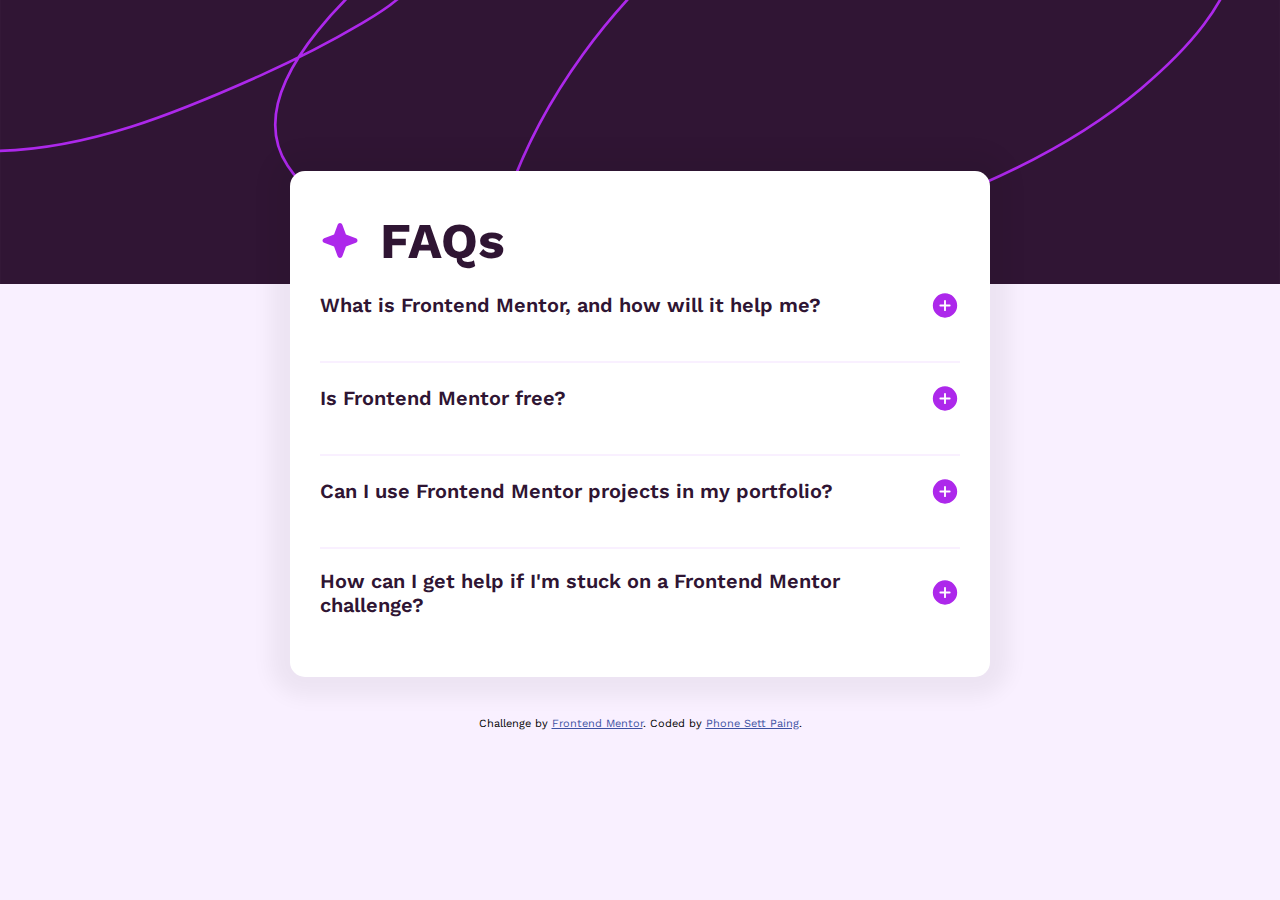
<file: faq-accordion-main/index.html>
<!DOCTYPE html>
<html lang="en">
<head>
  <meta charset="UTF-8">
  <meta name="viewport" content="width=device-width, initial-scale=1.0"> <!-- displays site properly based on user's device -->

  <link rel="icon" type="image/png" sizes="32x32" href="./assets/images/favicon-32x32.png">
  
  <title>Frontend Mentor | FAQ accordion</title>

  <!-- Feel free to remove these styles or customise in your own stylesheet 👍 -->
  <link rel="stylesheet" href="./style.css" />
</head>
<body>
  <div class="container">

    <div class="heading">
      <img src="./assets/images/icon-star.svg" alt="star icon" />
      <h1>FAQs</h1>
    </div>

    <div class="question">
      <h3>What is Frontend Mentor, and how will it help me?</h3>
      <img src="./assets/images/icon-plus.svg" alt="plus icon" class="plusShow" />
      <img src="./assets/images/icon-minus.svg" alt="minus icon" class="minusHide" />
    </div>
    <div class="answer">
      <p>
        Frontend Mentor offers realistic coding challenges to help developers improve their 
        frontend coding skills with projects in HTML, CSS, and JavaScript. It's suitable for 
        all levels and ideal for portfolio building.
      </p>
    </div>
    <hr/>

    <div class="question">
      <h3>Is Frontend Mentor free?</h3>
      <img src="./assets/images/icon-plus.svg" alt="plus icon" class="plusShow" />
      <img src="./assets/images/icon-minus.svg" alt="minus icon" class="minusHide" />
    </div>
    <div class="answer">
      <p>
        Yes, Frontend Mentor offers both free and premium coding challenges, with the free 
        option providing access to a range of projects suitable for all skill levels.
      </p>
    </div>
    <hr/>

    <div class="question">
      <h3>Can I use Frontend Mentor projects in my portfolio?</h3>
      <img src="./assets/images/icon-plus.svg" alt="plus icon" class="plusShow" />
      <img src="./assets/images/icon-minus.svg" alt="minus icon" class="minusHide" />
    </div>
    <div class="answer">
      <p>
        Yes, you can use projects completed on Frontend Mentor in your portfolio. It's an excellent
        way to showcase your skills to potential employers!
      </p>
    </div>
    <hr/>

    <div class="question">
      <h3>How can I get help if I'm stuck on a Frontend Mentor challenge?</h3>
      <img src="./assets/images/icon-plus.svg" alt="plus icon" class="plusShow" />
      <img src="./assets/images/icon-minus.svg" alt="minus icon" class="minusHide" />
    </div>
    <div class="answer">
      <p>
        The best place to get help is inside Frontend Mentor's Discord community. There's a help 
        channel where you can ask questions and seek support from other community members.
      </p>
    </div>

  </div>
  
  <div class="attribution">
    Challenge by <a href="https://www.frontendmentor.io?ref=challenge" target="_blank">Frontend Mentor</a>. 
    Coded by <a href="https://github.com/PhoneSettPaing/Front-End-Mentor-Challenges/tree/main/faq-accordion-main">Phone Sett Paing</a>.
  </div>

  <script src="./index.js" charset="utf-8"></script>
</body>
</html>
</file>
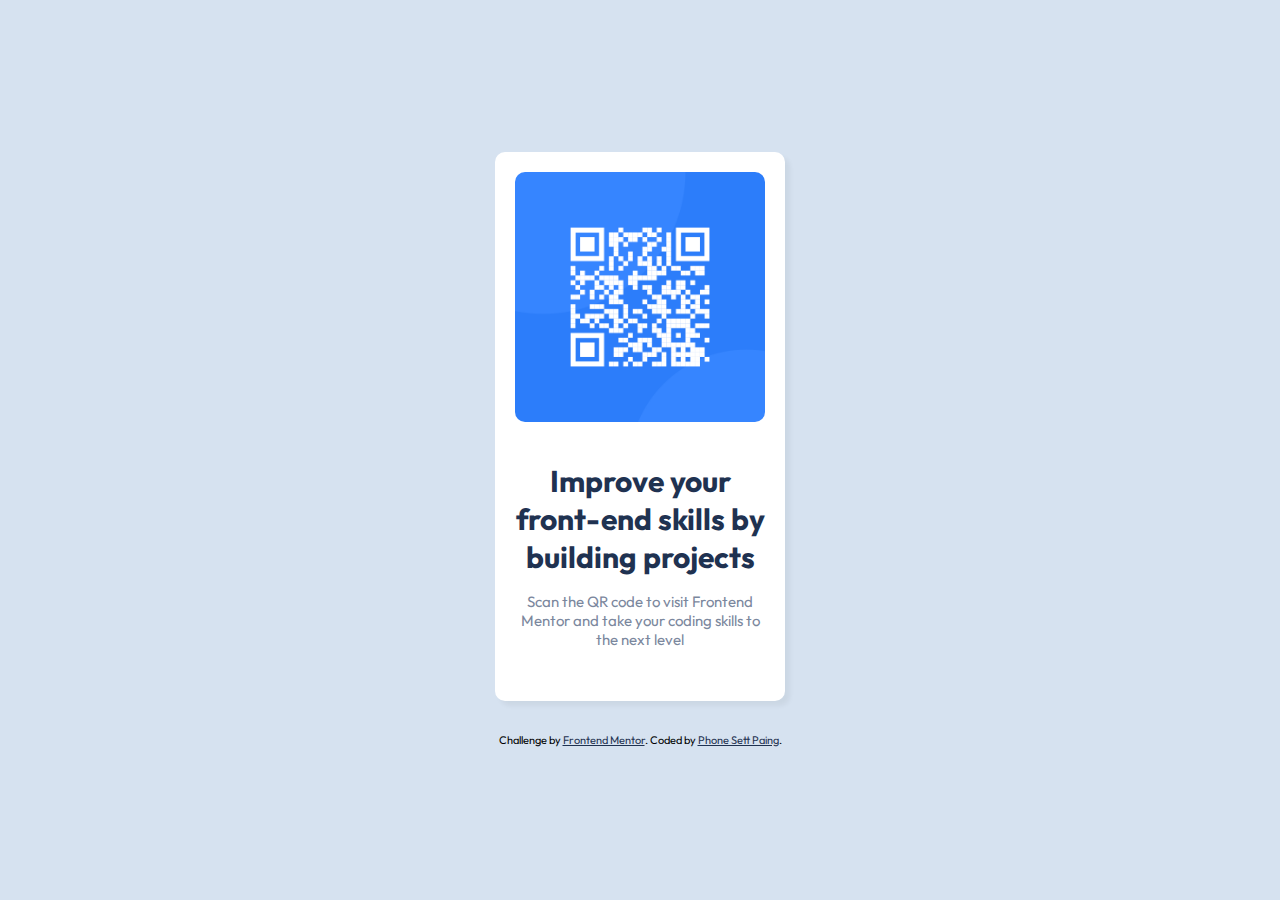
<file: qr-code-component-main/index.html>
<!DOCTYPE html>
<html lang="en">
<head>
  <meta charset="UTF-8">
  <meta name="viewport" content="width=device-width, initial-scale=1.0"> <!-- displays site properly based on user's device -->

  <link rel="icon" type="image/png" sizes="32x32" href="./images/favicon-32x32.png">
  <link rel="stylesheet" href="./style.css" />

  <title>Frontend Mentor | QR code component</title>

  <!-- Feel free to remove these styles or customise in your own stylesheet 👍 -->
</head>
<body>
  <div class="container">
    <img src="./images/image-qr-code.png" alt="qr-code image" />
    <h1>Improve your front-end skills by building projects</h1>
    <p>Scan the QR code to visit Frontend Mentor and take your coding skills to the next level</p>
  </div>

  <div class="attribution">
    Challenge by <a href="https://www.frontendmentor.io?ref=challenge" target="_blank">Frontend Mentor</a>. 
    Coded by <a href="https://github.com/PhoneSettPaing/Front-End-Mentor-Challenges/tree/main/qr-code-component-main">Phone Sett Paing</a>.
  </div>
</body>
</html>
</file>
<file: faq-accordion-main/style.css>
@import url('https://fonts.googleapis.com/css2?family=Work+Sans:wght@400;600;700&display=swap');

:root {
    --white: hsl(0, 0%, 100%);
    --light-pink: hsl(275, 100%, 97%);
    --grayish-purple: hsl(292, 16%, 49%);
    --dark-purple: hsl(292, 42%, 14%);
}

* {
    margin: 0;
    padding: 0;
    font-family: 'Work Sans', sans-serif;
}

body {
    background-color: var(--light-pink);
    background-image: url(./assets/images/background-pattern-desktop.svg);
    background-repeat: no-repeat;
    background-size: 100% auto;
    display: flex;
    flex-direction: column;
    justify-content: center;
    align-items: center;
    min-height: 100vh;
}

.container {
    display: flex;
    flex-direction: column;
    background-color: var(--white);
    border-radius: 15px;
    width: 50%;
    padding: 40px 30px;
    gap: 20px;
    box-shadow: 0px 0px 20px 20px rgba(0, 0, 0, 0.05);
}

.heading {
    display: flex;
    gap: 20px;
}

.heading h1 {
    color: var(--dark-purple);
    font-size: 50px;
    font-weight: 700;
}

.question {
    display: flex;
    justify-content: space-between;
    align-items: center;
    color: var(--dark-purple);
    cursor: pointer;
}

.question h3 {
    font-size: 20px;
    font-weight: 600;
}

.question:hover {
    color: violet;
}

.question .plusShow {
    display: block;
}

.question .minusHide {
    display: none;
}

.answer {
    font-size: 16px;
    color: var(--grayish-purple);
    max-height: 0;
    overflow: hidden;
    transition: max-height 200ms ease;
}

hr {
    border: 1px solid var(--light-pink);
}

.attribution {
    font-size: 11px;
    text-align: center;
    margin-top: 40px;
}

.attribution a {
    color: hsl(228, 45%, 44%);
}

@media (max-width: 480px) {
    body {
        background-image: url(./assets/images/background-pattern-mobile.svg);
    }

    .container {
        gap: 10px;
        width: 70%;
    }

    .heading h1 {
        font-size: 40px;
    }

    .question h3 {
        font-size: 15px;
    }

    .answer {
        font-size: 12px;
    }

    .attribution {
        font-size: 9px;
    }
}
</file>
<file: qr-code-component-main/style.css>
@import url('https://fonts.googleapis.com/css2?family=Outfit:wght@400;700&display=swap');

:root {
    --white: hsl(0, 0%, 100%);
    --light-gray: hsl(212, 45%, 89%);
    --grayish-blue: hsl(220, 15%, 55%);
    --dark-blue: hsl(218, 44%, 22%);
}

body {
    font-family: "Outfit", sans-serif;
    font-size: 15px;
    background-color: var(--light-gray);
    display: flex;
    flex-direction: column;
    justify-content: center;
    align-items: center;
    height: calc(100vh - 1px);
    margin: 0;
}

.container {
    background-color: var(--white);
    padding: 1.25rem;
    border-radius: 0.625rem;
    box-shadow: 5px 5px 5px rgba(0, 0, 0, 0.05);
    margin-bottom: 2rem;
}

.container img {
    max-width: 100%;
    border-radius: 0.625rem;
    margin-bottom: 1rem;
}

.container h1 {
    color: var(--dark-blue);
    text-align: center;
    margin-bottom: 1rem;
}

.container p {
    color: var(--grayish-blue);
    text-align: center;
    margin-bottom: 2rem;
}

.attribution {
    font-size: 11px;
    text-align: center;
}

.attribution a {
    color: hsl(218, 44%, 22%);
}

@media (min-width: 375px) {
    .container {
        width: 250px;
    }
}
</file>
